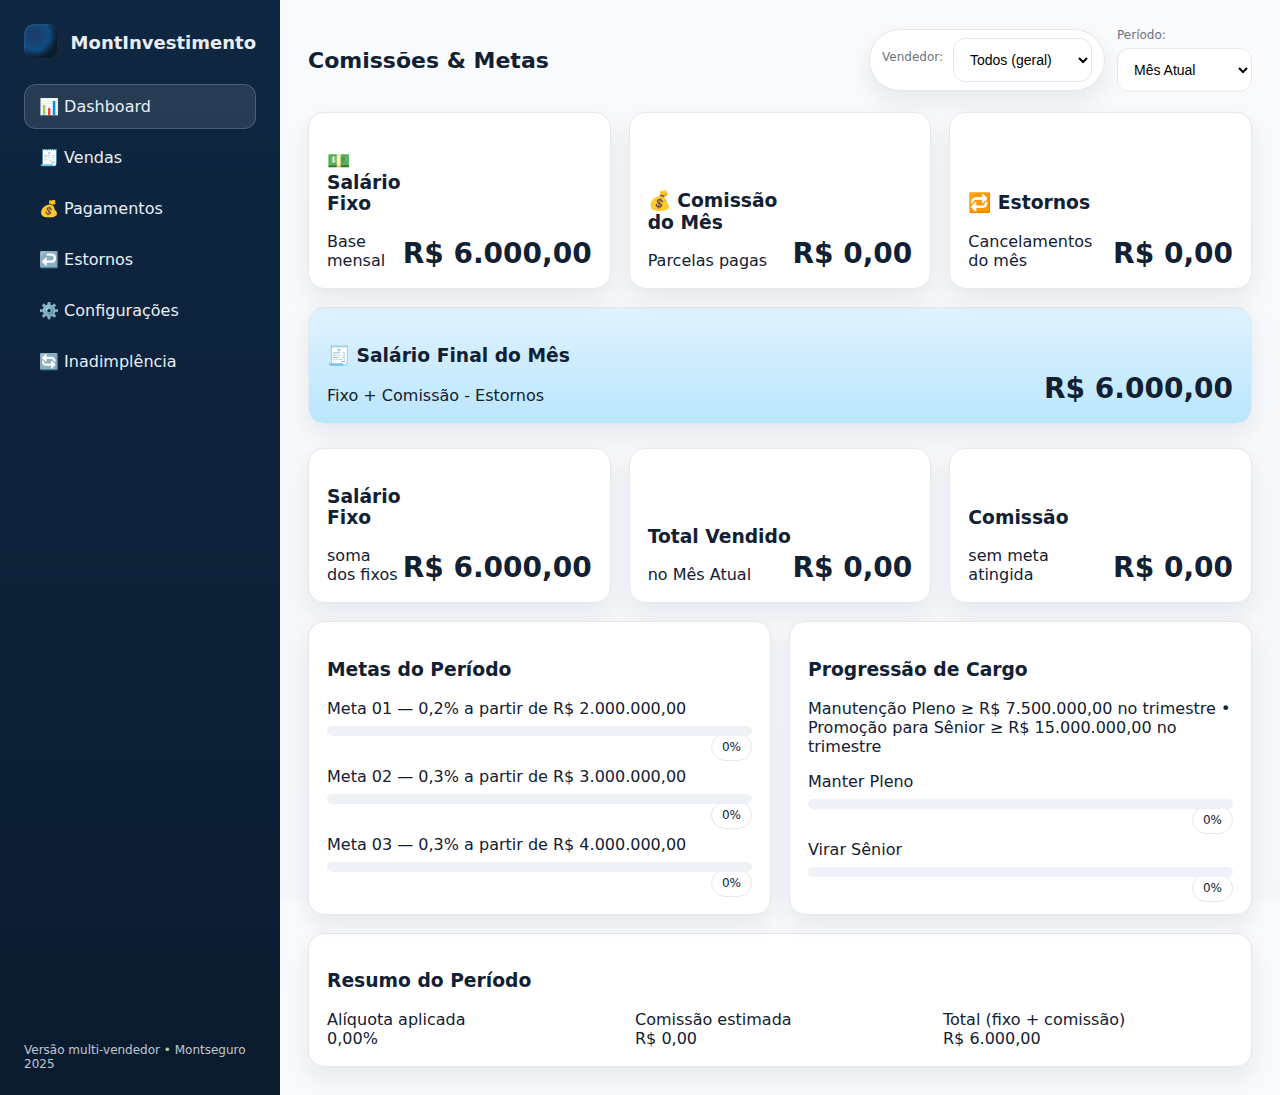
<file: index.html>
<!DOCTYPE html>
<html lang="pt-BR">
<head>
  <meta charset="UTF-8" />
  <meta name="viewport" content="width=device-width, initial-scale=1" />
  <title>MontInvestimento • Dashboard de Comissões</title>
  <link rel="stylesheet" href="style.css">
</head>
<body>
  <div class="app">
    <aside class="sidebar">
      <div class="brand">
        <div class="logo"></div>
        <h1>MontInvestimento</h1>
      </div>
      <nav>
        <div class="nav-btn active" data-view="dashboard">📊 Dashboard</div>
        <div class="nav-btn" data-view="vendas">🧾 Vendas</div>
        <div class="nav-btn" data-view="pagamentos">💰 Pagamentos</div>
        <div class="nav-btn" data-view="estornos">↩️ Estornos</div>
        <div class="nav-btn" data-view="config">⚙️ Configurações</div>
        <div class="nav-btn" data-view="inadimplencia">🔄 Inadimplência</div>
      </nav>
      <div class="nav-foot">Versão multi-vendedor • Montseguro 2025</div>
    </aside>

    <main class="main">
      <div class="topbar">
        <div class="title">Comissões & Metas</div>
        <div style="display:flex; gap:12px; align-items:center; flex-wrap:wrap;">
          <div class="pill">
            <label for="filtro-vendedor">Vendedor:</label>
            <select id="filtro-vendedor"></select>
          </div>
          <div class="header-filters" style="display: flex; align-items: center; gap: 15px;">
            <div class="filter-group">
              <label for="periodo">Período:</label>
              <select id="periodo">
                <option value="mensal">Mês Atual</option>
                <option value="personalizado">Personalizado</option> 
              </select>
            </div>
          </div>

        <div id="custom-range" style="display: flex; align-items: center; gap: 10px;">
            <div class="filter-group">
                <label for="data-inicio">Início:</label>
                <input type="date" id="data-inicio" value="">
            </div>
            <div class="filter-group" style="margin-left: 10px;">
                <label for="data-fim">Fim:</label>
                <input type="date" id="data-fim" value="">
            </div>
            <button id="btn-buscar-kpi" class="btn-aplicar">
                  Buscar
            </button>
        </div>
        </div>
      </div>

      <div class="grid cols-3" style="margin-bottom:18px">
        <div class="card kpi">
          <div><h3>💵 Salário Fixo</h3><div class="muted">Base mensal</div></div>
          <div class="value" id="salario-fixo">R$ 6.000,00</div>
        </div>
        <div class="card kpi">
          <div><h3>💰 Comissão do Mês</h3><div class="muted">Parcelas pagas</div></div>
          <div class="value" id="comissao-mes">R$ 0,00</div>
        </div>
        <div class="card kpi">
          <div><h3>🔁 Estornos</h3><div class="muted">Cancelamentos do mês</div></div>
          <div class="value" id="estornos-mes">R$ 0,00</div>
        </div>
      </div>

      <div class="card kpi" style="background:linear-gradient(180deg,#e0f2fe,#bae6fd);margin-bottom:24px">
        <div><h3>🧾 Salário Final do Mês</h3><div class="muted">Fixo + Comissão - Estornos</div></div>
        <div class="value" id="salario-final">R$ 6.000,00</div>
      </div>

      <section id="view-dashboard" class="view">
        <div class="grid cols-3">
          <div class="card kpi">
            <div>
              <h3>Salário Fixo</h3>
              <div class="muted" id="kpi-legenda-fixo">base mensal</div>
            </div>
            <div class="value" id="kpi-fixo">R$ 6.000,00</div>
          </div>
          <div class="card kpi">
            <div>
              <h3>Total Vendido</h3>
              <div class="muted" id="kpi-legenda-vendas">no mês atual</div>
            </div>
            <div class="value" id="kpi-vendas">R$ 0,00</div>
          </div>
          <div class="card kpi">
            <div>
              <h3>Comissão</h3>
              <div class="muted" id="kpi-legenda-comissao">alíquota dinâmica</div>
            </div>
            <div class="value" id="kpi-comissao">R$ 0,00</div>
          </div>
        </div>

        <div class="grid cols-2" style="margin-top:18px">
          <div class="card">
            <h3>Metas do Período</h3>
            <div class="row">
              <div>
                <div class="muted">Meta 01 — 0,2% a partir de R$ 2.000.000,00</div>
                <div class="progress" style="margin-top:8px"><span id="bar-m1" style="width:0%"></span></div>
              </div>
              <div style="text-align:right"><span class="tag" id="tag-m1">0%</span></div>
            </div>
            <div class="row" style="margin-top:12px">
              <div>
                <div class="muted">Meta 02 — 0,3% a partir de R$ 3.000.000,00</div>
                <div class="progress" style="margin-top:8px"><span id="bar-m2" style="width:0%"></span></div>
              </div>
              <div style="text-align:right"><span class="tag" id="tag-m2">0%</span></div>
            </div>
            <div class="row" style="margin-top:12px">
              <div>
                <div class="muted">Meta 03 — 0,3% a partir de R$ 4.000.000,00</div>
                <div class="progress" style="margin-top:8px"><span id="bar-m3" style="width:0%"></span></div>
              </div>
              <div style="text-align:right"><span class="tag" id="tag-m3">0%</span></div>
            </div>
          </div>

          <div class="card">
            <h3>Progressão de Cargo</h3>
            <p class="muted">Manutenção Pleno ≥ R$ 7.500.000,00 no trimestre • Promoção para Sênior ≥ R$ 15.000.000,00 no trimestre</p>
            <div class="row" style="margin-top:10px">
              <div>
                <div class="muted">Manter Pleno</div>
                <div class="progress" style="margin-top:8px"><span id="bar-pleno" style="width:0%"></span></div>
              </div>
              <div style="text-align:right"><span class="tag" id="tag-pleno">0%</span></div>
            </div>
            <div class="row" style="margin-top:12px">
              <div>
                <div class="muted">Virar Sênior</div>
                <div class="progress" style="margin-top:8px"><span id="bar-senior" style="width:0%"></span></div>
              </div>
              <div style="text-align:right"><span class="tag" id="tag-senior">0%</span></div>
            </div>
          </div>
        </div>

        <div class="card" style="margin-top:18px">
          <h3>Resumo do Período</h3>
          <div class="grid cols-3">
            <div>
              <div class="muted">Alíquota aplicada</div>
              <div class="value" id="aliquota">0,00%</div>
            </div>
            <div>
              <div class="muted">Comissão estimada</div>
              <div class="value" id="comissao">R$ 0,00</div>
            </div>
            <div>
              <div class="muted">Total (fixo + comissão)</div>
              <div class="value" id="total">R$ 6.000,00</div>
            </div>
          </div>
        </div>
      </section>

      <section id="view-vendas" class="view" style="display:none">
        <div class="card">
          <h3>Adicionar Venda</h3>
          <div class="row-3">
            <div>
              <label>Cliente</label>
              <input id="cliente" placeholder="Ex.: ACME Ltda" />
            </div>
            <div>
              <label>Valor do contrato (R$)</label>
              <input id="valor" type="number" min="0" step="0.01" placeholder="0,00" />
            </div>
          </div>

          <div class="row" style="margin-top:12px">
            <div>
              <label>Data (1ª parcela do cliente)</label>
              <input id="data" type="date" />
            </div>
          <div style="margin-top:12px; display:flex; gap:10px; flex-wrap:wrap">
            <button class="btn primary" id="btn-add">Adicionar</button>
            <button class="btn ghost" id="btn-sample">Carregar exemplo</button>
            <button class="btn ghost" id="btn-limpar">Limpar vendas</button>
          </div>
        </div>
        <div class="card" style="margin-top:18px">
          <h3>Vendas do período</h3>
          <table id="tabela-vendas">
    <thead>
    </thead>
            <tbody id="tbody-vendas">
            </tbody>
          </table>
          <div class="footnote">Obs.: A comissão de cada venda é paga em <b>6 parcelas mensais</b> no dia 10.</div>
        </div>
      </section>
      <section id="view-pagamentos" class="view" style="display:none">
        <div class="card">
          <h3>Resumo de Pagamentos</h3>
          <div class="grid cols-3">
            <div><div class="muted">Pagos</div><div class="value" id="pg-pagos">R$ 0,00</div></div>
            <div><div class="muted">Agendados</div><div class="value" id="pg-agendados">R$ 0,00</div></div>
          </div>
          <div class="grid cols-3" style="margin-top:12px">
            <div><div class="muted">Estornos</div><div class="value" id="pg-estornos">R$ 0,00</div></div>
            <div><div class="muted">Líquido</div><div class="value" id="pg-liquido">R$ 0,00</div></div>
            <div><div class="muted">Próximo ciclo</div><div class="value" id="pg-proximo">—</div></div>
          </div>
        </div>
        <div class="card" style="margin-top:18px">
          <div class="filter-group" style="display: flex; justify-content: space-between; align-items: center;">
          <h3>Cronograma de Comissões</h3>
            <div id="custom-date-fields" style="display: flex; align-items: center; gap: 15px;">
                
                <label for="data-inicio-cronograma">Início:</label>
                <input type="date" id="data-inicio-cronograma" />
                
                <label for="data-fim-cronograma">Fim:</label>
                <input type="date" id="data-fim-cronograma" />
                
                <button id="aplicar-filtro-cronograma">Aplicar</button>
                
            </div>
          </div>
          <table>
            <thead>
              <tr>
                <th>Cliente</th>
                <th>Mês ref.</th>
                <th>Status</th>
                <th>Valor</th>
              </tr>
            </thead>
            <tbody id="tbody-pagamentos"></tbody>
          </table>
        </div>
      </section>
      <section id="view-estornos" class="view" style="display:none">
        <div class="card">
          <h3>Política de Estorno</h3>
          <p class="muted">Cancelamento com menos de 5 parcelas pagas gera estorno das comissões já pagas, mês a mês. Se o cliente pagou 5+, não há estorno e a 6ª é paga normalmente.</p>
        </div>
        <div class="card" style="margin-top:18px">
          <h3>Estornos Automáticos</h3>
          <table>
            <thead>
              <div id="estorno-actions-container" style="margin-top: 20px; padding: 10px; border: 1px solid #ccc;">
              </div>
            </thead>
            <tbody id="tbody-estornos"></tbody>
          </table>
          <div class="kpi" style="margin-top:12px">
            <div class="muted">Total de Estornos</div>
            <div class="value" id="estorno-total">R$ 0,00</div>
          </div>
        </div>
      </section>
      <section id="view-inadimplencia" class="view" style="display: none;">
    <div class="card">
        <h2>🔄 Gerenciar Inadimplentes e Recuperação</h2>

        <div class="filter-group">
            <label for="select-inadimplente">Cliente Inadimplente:</label>
            <select id="select-inadimplente"></select>
        </div>

        <div id="recuperacao-campos" style="display: none; margin-top: 15px; align-items: flex-end; gap: 15px;">
            <div class="filter-group">
                <label for="data-recuperacao">Data de Retorno ao Pagamento:</label>
                <input type="date" id="data-recuperacao" />
            </div>

            <button id="btn-remarcar-pagamentos" class="btn-aplicar">
                Remarcar Pagamentos
            </button>
        </div>
        <p id="info-inadimplencia" style="margin-top: 10px; color: #dc3545;"></p>
    </div>
</section>

      <section id="view-config" class="view" style="display:none">
        <div class="card">
          <h3>Parâmetros Gerais</h3>
          <div class="row-3">
            <div>
              <label>Salário fixo (R$/mês)</label>
              <input id="cfg-fixo" type="number" min="0" step="0.01" value="6000" />
            </div>
            <div>
              <label>Meta 01 (R$)</label>
              <input id="cfg-m1" type="number" min="0" step="1000" value="2000000" />
            </div>
            <div>
              <label>Aliq. Meta 01 (%)</label>
              <input id="cfg-a1" type="number" min="0" step="0.01" value="0.2" />
            </div>
          </div>

          <div class="row-3" style="margin-top:12px">
            <div>
              <label>Meta 02 (R$)</label>
              <input id="cfg-m2" type="number" min="0" step="1000" value="3000000" />
            </div>
            <div>
              <label>Aliq. Meta 02 (%)</label>
              <input id="cfg-a2" type="number" min="0" step="0.01" value="0.3" />
            </div>
            <div>
              <label>Meta 03 (R$)</label>
              <input id="cfg-m3" type="number" min="0" step="1000" value="4000000" />
            </div>
          </div>

          <div class="row-3" style="margin-top:12px">
            <div>
              <label>Aliq. Meta 03 (%)</label>
              <input id="cfg-a3" type="number" min="0" step="0.01" value="0.3" />
            </div>
            <div>
              <label>Trimestre: Manter Pleno (R$)</label>
              <input id="cfg-pleno" type="number" min="0" step="1000" value="7500000" />
            </div>
            <div>
              <label>Trimestre: Virar Sênior (R$)</label>
              <input id="cfg-senior" type="number" min="0" step="1000" value="15000000" />
            </div>
          </div>

          <div style="margin-top:12px; display:flex; gap:10px; flex-wrap:wrap">
            <button class="btn primary" id="btn-salvar">Salvar</button>
            <button class="btn ghost" id="btn-resetar">Resetar padrões</button>
          </div>
        </div>

        <div class="card" style="margin-top:18px">
          <h3>Perfis de Vendedores</h3>
          <p class="muted">Cada vendedor tem vendas, metas e estornos próprios. Escolha o vendedor ativo para atualizar os dados exibidos no dashboard.</p>

          <div class="row">
            <div>
              <label>Selecionar vendedor ativo</label>
              <select id="select-vendedor"></select>
            </div>
            <div>
              <label>Nome do novo vendedor</label>
              <input id="novo-vendedor" type="text" placeholder="Ex.: João Silva" />
            </div>
          </div>

          <div style="margin-top:12px; display:flex; gap:10px; flex-wrap:wrap">
            <button class="btn primary" id="btn-add-vendedor">Criar vendedor</button>
            <button class="btn gold" id="btn-ativar-vendedor">Ativar selecionado</button>
            <button class="btn ghost" id="btn-remover-vendedor">Excluir selecionado</button>
          </div>

          <div class="footnote" style="margin-top:8px">
            • Ao ativar um vendedor, o dashboard mostrará apenas suas vendas, comissões e estornos.  
            • O vendedor <b>Angelo</b> (Pleno) é criado automaticamente como perfil padrão.
          </div>
        </div>
    </main>
  </div>
<script src="script.js"></script>
</body>
</html>
</file>
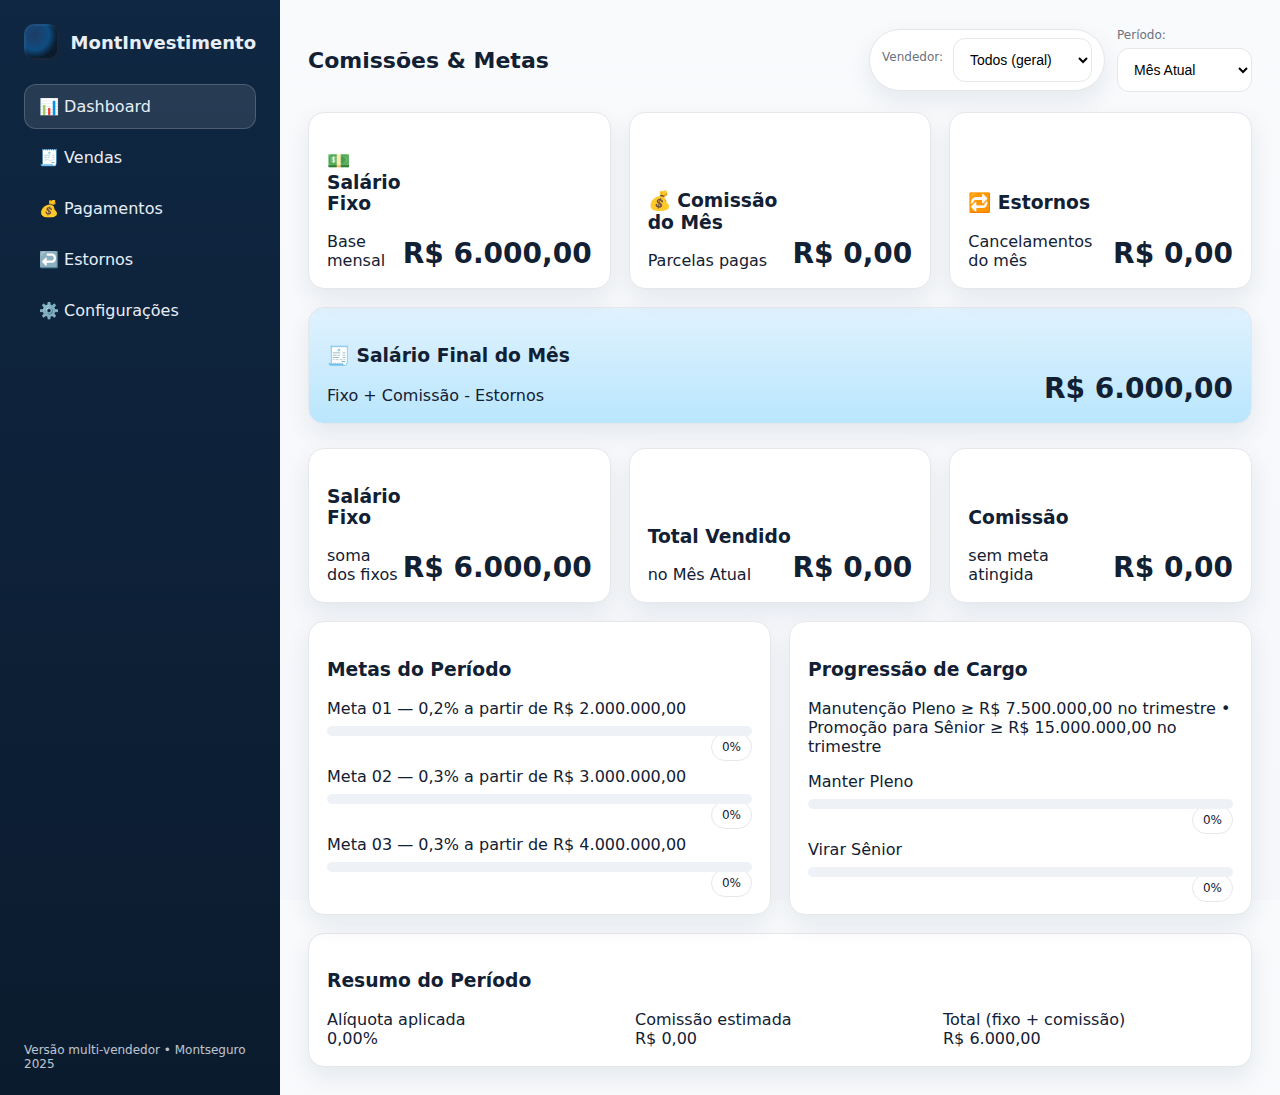
<file: teste.html>
<!-- === PARTE 1/4 — Cabeçalho e estrutura base === -->
<!DOCTYPE html>
<html lang="pt-BR">
<head>
  <meta charset="UTF-8" />
  <meta name="viewport" content="width=device-width, initial-scale=1" />
  <title>MontInvestimento • Dashboard de Comissões</title>
  <style>
    :root {
      --ms-navy: #0f2742;
      --ms-blue: #0f4c81;
      --ms-gold: #c6a224;
      --ms-ink: #122033;
      --ms-muted: #6b7280;
      --ms-bg: #f5f7fb;
      --ms-card: #ffffff;
      --ms-border: #e5e7eb;
      --radius: 16px;
      --shadow: 0 10px 25px rgba(15, 39, 66, .08);
    }
    * { box-sizing: border-box; }
    html, body { height: 100%; margin: 0; }
    body {
      font-family: Inter, system-ui, -apple-system, Segoe UI, Roboto, Helvetica, Arial;
      color: var(--ms-ink);
      background: linear-gradient(180deg, #f8fafc 0%, var(--ms-bg) 100%);
    }

    .app { display: grid; grid-template-columns: 280px 1fr; min-height: 100vh; }
    @media (max-width: 980px) { .app { grid-template-columns: 1fr; } }

    /* Sidebar */
    .sidebar {
      background: linear-gradient(180deg, var(--ms-navy) 0%, #0b1b2e 100%);
      color: #e8eef7;
      padding: 24px;
      display: flex;
      flex-direction: column;
      gap: 18px;
    }
    .brand { display: flex; align-items: center; gap: 12px; }
    .logo {
      width: 36px; height: 36px; border-radius: 10px;
      background: radial-gradient(65% 65% at 30% 30%, #1e3b63 0%, var(--ms-blue) 65%, #0b1b2e 100%);
      box-shadow: inset 0 0 0 2px rgba(255,255,255,.05);
    }
    .brand h1 { font-size: 18px; margin: 0; font-weight: 700; }

    nav { display: flex; flex-direction: column; gap: 6px; margin-top: 6px; }
    .nav-btn {
      display: flex; align-items: center; gap: 10px;
      padding: 12px 14px; border-radius: 12px;
      cursor: pointer; border: 1px solid transparent; transition: .2s;
    }
    .nav-btn:hover { background: rgba(255,255,255,.06); border-color: rgba(255,255,255,.08); }
    .nav-btn.active { background: rgba(255,255,255,.10); border-color: rgba(255,255,255,.18); }

    .nav-foot { margin-top: auto; font-size: 12px; opacity: .8; }

    /* Main area */
    .main { padding: 28px; }
    .topbar {
      display: flex; flex-wrap: wrap; gap: 16px;
      align-items: center; justify-content: space-between;
      margin-bottom: 20px;
    }
    .title { font-size: 22px; font-weight: 800; }

    .pill {
      display: inline-flex; align-items: center; gap: 10px;
      padding: 8px 12px; border-radius: 999px;
      background: var(--ms-card); border: 1px solid var(--ms-border);
      box-shadow: var(--shadow);
    }

    /* Grid & Cards */
    .grid { display: grid; gap: 18px; }
    .grid.cols-3 { grid-template-columns: repeat(3, minmax(0,1fr)); }
    .grid.cols-2 { grid-template-columns: repeat(2, minmax(0,1fr)); }
    @media (max-width: 1180px) { .grid.cols-3 { grid-template-columns: repeat(2, minmax(0,1fr)); } }
    @media (max-width: 780px) { .grid.cols-3, .grid.cols-2 { grid-template-columns: 1fr; } }

    .card {
      background: var(--ms-card);
      border: 1px solid var(--ms-border);
      border-radius: var(--radius);
      padding: 18px;
      box-shadow: var(--shadow);
    }

    .kpi { display: flex; align-items: flex-end; justify-content: space-between; }
    .kpi .value { font-size: 28px; font-weight: 800; }

    /* Forms */
    label { display: block; font-size: 12px; color: var(--ms-muted); margin-bottom: 6px; }
    input, select {
      width: 100%; padding: 12px;
      border-radius: 12px; border: 1px solid var(--ms-border);
      background: #fff; font-size: 14px; outline: none;
    }
    input:focus, select:focus { border-color: #c7d2fe; box-shadow: 0 0 0 3px rgba(99,102,241,.12); }

    .btn {
      appearance: none; border: none; border-radius: 12px;
      padding: 12px 14px; font-weight: 700; cursor: pointer;
    }
    .btn.primary {
      background: linear-gradient(180deg, var(--ms-blue), #0b2f52);
      color: white; box-shadow: 0 8px 18px rgba(15,76,129,.28);
    }
    .btn.ghost { background: #fff; border: 1px solid var(--ms-border); }
    .btn.gold {
      background: linear-gradient(180deg, #f1d98a, var(--ms-gold));
      color: #1a1a1a; box-shadow: 0 8px 18px rgba(198,162,36,.25);
    }

    /* Progress bars */
    .progress { height: 10px; width: 100%; background: #eef2f7; border-radius: 999px; position: relative; overflow: hidden; }
    .progress > span { position: absolute; top: 0; left: 0; height: 100%; border-radius: 999px; background: linear-gradient(90deg, var(--ms-blue), #1f7fd1); }

    /* Tables */
    table { width: 100%; border-collapse: separate; border-spacing: 0 10px; }
    thead th {
      font-size: 12px; text-transform: uppercase;
      letter-spacing: .08em; color: var(--ms-muted);
      text-align: left; padding: 0 12px;
    }
    tbody td {
      background: #fff; border: 1px solid var(--ms-border);
      padding: 12px; vertical-align: middle;
    }
    tbody td:first-child { border-top-left-radius: 12px; border-bottom-left-radius: 12px; }
    tbody td:last-child { border-top-right-radius: 12px; border-bottom-right-radius: 12px; }

    .tag {
      font-size: 12px; padding: 6px 10px;
      border-radius: 999px; border: 1px solid var(--ms-border);
      background: #fff;
    }
    .tag.green { border-color: #cce3d1; background: #ecfdf5; }
    .tag.amber { border-color: #f6e7bf; background: #fffbea; }
    .tag.red { border-color: #f5c2c7; background: #fff1f2; }
    .tag.gray { border-color: #e5e7eb; background: #f9fafb; }

    .footnote { font-size: 12px; color: var(--ms-muted); }
  </style>
</head>
<body>
  <div class="app">
    <aside class="sidebar">
      <div class="brand">
        <div class="logo"></div>
        <h1>MontInvestimento</h1>
      </div>
      <nav>
        <div class="nav-btn active" data-view="dashboard">📊 Dashboard</div>
        <div class="nav-btn" data-view="vendas">🧾 Vendas</div>
        <div class="nav-btn" data-view="pagamentos">💰 Pagamentos</div>
        <div class="nav-btn" data-view="estornos">↩️ Estornos</div>
        <div class="nav-btn" data-view="config">⚙️ Configurações</div>
      </nav>
      <div class="nav-foot">Versão multi-vendedor • Montseguro 2025</div>
    </aside>

    <main class="main">
      <div class="topbar">
        <div class="title">Comissões & Metas</div>
        <div style="display:flex; gap:12px; align-items:center; flex-wrap:wrap;">
          <div class="pill">
            <label for="filtro-vendedor">Vendedor:</label>
            <select id="filtro-vendedor"></select>
          </div>
          <div class="header-filters">
    <div class="filter-group">
        <label for="periodo">Período:</label>
        <select id="periodo">
            <option value="mensal">Mês Atual</option>
            <option value="personalizado">Personalizado</option> </select>
    </div>
</div>

<div id="custom-range" style="display: none; margin-top: 10px;">
    <div class="filter-group">
        <label for="data-inicio">Início:</label>
        <input type="date" id="data-inicio" value="">
    </div>
    <div class="filter-group" style="margin-left: 10px;">
        <label for="data-fim">Fim:</label>
        <input type="date" id="data-fim" value="">
    </div>
</div>
        </div>
      </div>

      <!-- === PARTE 2/4 — Seções principais do painel === -->

      <!-- === PAINEL FINANCEIRO (CABEÇALHO DE KPIs) === -->
      <div class="grid cols-3" style="margin-bottom:18px">
        <div class="card kpi">
          <div><h3>💵 Salário Fixo</h3><div class="muted">Base mensal</div></div>
          <div class="value" id="salario-fixo">R$ 6.000,00</div>
        </div>
        <div class="card kpi">
          <div><h3>💰 Comissão do Mês</h3><div class="muted">Parcelas pagas</div></div>
          <div class="value" id="comissao-mes">R$ 0,00</div>
        </div>
        <div class="card kpi">
          <div><h3>🔁 Estornos</h3><div class="muted">Cancelamentos do mês</div></div>
          <div class="value" id="estornos-mes">R$ 0,00</div>
        </div>
      </div>

      <div class="card kpi" style="background:linear-gradient(180deg,#e0f2fe,#bae6fd);margin-bottom:24px">
        <div><h3>🧾 Salário Final do Mês</h3><div class="muted">Fixo + Comissão - Estornos</div></div>
        <div class="value" id="salario-final">R$ 6.000,00</div>
      </div>

      <!-- ===== DASHBOARD ===== -->
      <section id="view-dashboard" class="view">
        <div class="grid cols-3">
          <div class="card kpi">
            <div>
              <h3>Salário Fixo</h3>
              <div class="muted" id="kpi-legenda-fixo">base mensal</div>
            </div>
            <div class="value" id="kpi-fixo">R$ 6.000,00</div>
          </div>
          <div class="card kpi">
            <div>
              <h3>Total Vendido</h3>
              <div class="muted" id="kpi-legenda-vendas">no mês atual</div>
            </div>
            <div class="value" id="kpi-vendas">R$ 0,00</div>
          </div>
          <div class="card kpi">
            <div>
              <h3>Comissão</h3>
              <div class="muted" id="kpi-legenda-comissao">alíquota dinâmica</div>
            </div>
            <div class="value" id="kpi-comissao">R$ 0,00</div>
          </div>
        </div>

        <div class="grid cols-2" style="margin-top:18px">
          <div class="card">
            <h3>Metas do Período</h3>
            <div class="row">
              <div>
                <div class="muted">Meta 01 — 0,2% a partir de R$ 2.000.000,00</div>
                <div class="progress" style="margin-top:8px"><span id="bar-m1" style="width:0%"></span></div>
              </div>
              <div style="text-align:right"><span class="tag" id="tag-m1">0%</span></div>
            </div>
            <div class="row" style="margin-top:12px">
              <div>
                <div class="muted">Meta 02 — 0,3% a partir de R$ 3.000.000,00</div>
                <div class="progress" style="margin-top:8px"><span id="bar-m2" style="width:0%"></span></div>
              </div>
              <div style="text-align:right"><span class="tag" id="tag-m2">0%</span></div>
            </div>
            <div class="row" style="margin-top:12px">
              <div>
                <div class="muted">Meta 03 — 0,3% a partir de R$ 4.000.000,00</div>
                <div class="progress" style="margin-top:8px"><span id="bar-m3" style="width:0%"></span></div>
              </div>
              <div style="text-align:right"><span class="tag" id="tag-m3">0%</span></div>
            </div>
          </div>

          <div class="card">
            <h3>Progressão de Cargo</h3>
            <p class="muted">Manutenção Pleno ≥ R$ 7.500.000,00 no trimestre • Promoção para Sênior ≥ R$ 15.000.000,00 no trimestre</p>
            <div class="row" style="margin-top:10px">
              <div>
                <div class="muted">Manter Pleno</div>
                <div class="progress" style="margin-top:8px"><span id="bar-pleno" style="width:0%"></span></div>
              </div>
              <div style="text-align:right"><span class="tag" id="tag-pleno">0%</span></div>
            </div>
            <div class="row" style="margin-top:12px">
              <div>
                <div class="muted">Virar Sênior</div>
                <div class="progress" style="margin-top:8px"><span id="bar-senior" style="width:0%"></span></div>
              </div>
              <div style="text-align:right"><span class="tag" id="tag-senior">0%</span></div>
            </div>
          </div>
        </div>

        <div class="card" style="margin-top:18px">
          <h3>Resumo do Período</h3>
          <div class="grid cols-3">
            <div>
              <div class="muted">Alíquota aplicada</div>
              <div class="value" id="aliquota">0,00%</div>
            </div>
            <div>
              <div class="muted">Comissão estimada</div>
              <div class="value" id="comissao">R$ 0,00</div>
            </div>
            <div>
              <div class="muted">Total (fixo + comissão)</div>
              <div class="value" id="total">R$ 6.000,00</div>
            </div>
          </div>
        </div>
      </section>

      <!-- ===== VENDAS ===== -->
      <section id="view-vendas" class="view" style="display:none">
        <div class="card">
          <h3>Adicionar Venda</h3>
          <div class="row-3">
            <div>
              <label>Cliente</label>
              <input id="cliente" placeholder="Ex.: ACME Ltda" />
            </div>
            <div>
              <label>Valor do contrato (R$)</label>
              <input id="valor" type="number" min="0" step="0.01" placeholder="0,00" />
            </div>
          </div>

          <div class="row" style="margin-top:12px">
            <div>
              <label>Data (1ª parcela do cliente)</label>
              <input id="data" type="date" />
            </div>
          <div style="margin-top:12px; display:flex; gap:10px; flex-wrap:wrap">
            <button class="btn primary" id="btn-add">Adicionar</button>
            <button class="btn ghost" id="btn-sample">Carregar exemplo</button>
            <button class="btn ghost" id="btn-limpar">Limpar vendas</button>
          </div>
        </div>

        <div class="card" style="margin-top:18px">
          <h3>Vendas do período</h3>
          <table id="tabela-vendas">
    <thead>
        <tr>
            <th>Cliente</th> 
            <th>Data</th>    
            <th>Valor</th>   
            <th>Status</th>  
            <th style="text-align:right">Ação</th> </tr>
    </thead>
    <tbody id="tbody-vendas">
    </tbody>
</table>
          <div class="footnote">Obs.: A comissão de cada venda é paga em <b>6 parcelas mensais</b> no dia 10.</div>
        </div>
      </section>

      <!-- ===== PAGAMENTOS ===== -->
      <section id="view-pagamentos" class="view" style="display:none">
        <div class="card">
          <h3>Resumo de Pagamentos</h3>
          <div class="grid cols-3">
            <div><div class="muted">Pagos</div><div class="value" id="pg-pagos">R$ 0,00</div></div>
            <div><div class="muted">Agendados</div><div class="value" id="pg-agendados">R$ 0,00</div></div>
          </div>

          <div class="grid cols-3" style="margin-top:12px">
            <div><div class="muted">Estornos</div><div class="value" id="pg-estornos">R$ 0,00</div></div>
            <div><div class="muted">Líquido</div><div class="value" id="pg-liquido">R$ 0,00</div></div>
            <div><div class="muted">Próximo ciclo</div><div class="value" id="pg-proximo">—</div></div>
          </div>
        </div>

        <div class="card" style="margin-top:18px">
          <div class="filter-group" style="display: flex; justify-content: space-between; align-items: center;">
            <h3>Cronograma de Comissões</h3>
            
            <div style="display: flex; align-items: center; gap: 10px;">
                <label for="filtro-cronograma">Visualizar Mês:</label>
                <select id="filtro-cronograma">
                </select>
            </div>
          </div>
          <table>
            <thead>
              <tr>
                <th>Cliente</th>
                <th>Mês ref.</th>
                <th>Status</th>
                <th>Valor</th>
              </tr>
            </thead>
            <tbody id="tbody-pagamentos"></tbody>
          </table>
        </div>
      </section>

      <!-- ===== ESTORNOS ===== -->
      <section id="view-estornos" class="view" style="display:none">
        <div class="card">
          <h3>Política de Estorno</h3>
          <p class="muted">Cancelamento com menos de 5 parcelas pagas gera estorno das comissões já pagas, mês a mês. Se o cliente pagou 5+, não há estorno e a 6ª é paga normalmente.</p>
        </div>

        <div class="card" style="margin-top:18px">
          <h3>Estornos Automáticos</h3>
          <table>
            <thead>
              <div id="estorno-actions-container" style="margin-top: 20px; padding: 10px; border: 1px solid #ccc;">
  </div>
              <tr>
                <<th>Cliente</th>
        <th>Data Cancelamento</th>
        <th>Data Estorno (Previsão)</th>
        <th>Status / Venda</th> <th style="text-align:right">Valor</th>
              </tr>
            </thead>
            <tbody id="tbody-estornos"></tbody>
          </table>
          <div class="kpi" style="margin-top:12px">
            <div class="muted">Total de Estornos</div>
            <div class="value" id="estorno-total">R$ 0,00</div>
          </div>
        </div>
      </section>

      <!-- === PARTE 3/4 — Configuração e gerenciamento de vendedores === -->

      <!-- ===== CONFIGURAÇÕES ===== -->
      <section id="view-config" class="view" style="display:none">
        <div class="card">
          <h3>Parâmetros Gerais</h3>
          <div class="row-3">
            <div>
              <label>Salário fixo (R$/mês)</label>
              <input id="cfg-fixo" type="number" min="0" step="0.01" value="6000" />
            </div>
            <div>
              <label>Meta 01 (R$)</label>
              <input id="cfg-m1" type="number" min="0" step="1000" value="2000000" />
            </div>
            <div>
              <label>Aliq. Meta 01 (%)</label>
              <input id="cfg-a1" type="number" min="0" step="0.01" value="0.2" />
            </div>
          </div>

          <div class="row-3" style="margin-top:12px">
            <div>
              <label>Meta 02 (R$)</label>
              <input id="cfg-m2" type="number" min="0" step="1000" value="3000000" />
            </div>
            <div>
              <label>Aliq. Meta 02 (%)</label>
              <input id="cfg-a2" type="number" min="0" step="0.01" value="0.3" />
            </div>
            <div>
              <label>Meta 03 (R$)</label>
              <input id="cfg-m3" type="number" min="0" step="1000" value="4000000" />
            </div>
          </div>

          <div class="row-3" style="margin-top:12px">
            <div>
              <label>Aliq. Meta 03 (%)</label>
              <input id="cfg-a3" type="number" min="0" step="0.01" value="0.3" />
            </div>
            <div>
              <label>Trimestre: Manter Pleno (R$)</label>
              <input id="cfg-pleno" type="number" min="0" step="1000" value="7500000" />
            </div>
            <div>
              <label>Trimestre: Virar Sênior (R$)</label>
              <input id="cfg-senior" type="number" min="0" step="1000" value="15000000" />
            </div>
          </div>

          <div style="margin-top:12px; display:flex; gap:10px; flex-wrap:wrap">
            <button class="btn primary" id="btn-salvar">Salvar</button>
            <button class="btn ghost" id="btn-resetar">Resetar padrões</button>
          </div>
        </div>

        <!-- NOVO BLOCO: GERENCIAMENTO DE VENDEDORES -->
        <div class="card" style="margin-top:18px">
          <h3>Perfis de Vendedores</h3>
          <p class="muted">Cada vendedor tem vendas, metas e estornos próprios. Escolha o vendedor ativo para atualizar os dados exibidos no dashboard.</p>

          <div class="row">
            <div>
              <label>Selecionar vendedor ativo</label>
              <select id="select-vendedor"></select>
            </div>
            <div>
              <label>Nome do novo vendedor</label>
              <input id="novo-vendedor" type="text" placeholder="Ex.: João Silva" />
            </div>
          </div>

          <div style="margin-top:12px; display:flex; gap:10px; flex-wrap:wrap">
            <button class="btn primary" id="btn-add-vendedor">Criar vendedor</button>
            <button class="btn gold" id="btn-ativar-vendedor">Ativar selecionado</button>
            <button class="btn ghost" id="btn-remover-vendedor">Excluir selecionado</button>
          </div>

          <div class="footnote" style="margin-top:8px">
            • Ao ativar um vendedor, o dashboard mostrará apenas suas vendas, comissões e estornos.  
            • O vendedor <b>Angelo</b> (Pleno) é criado automaticamente como perfil padrão.
          </div>
        </div>
      </section>

      <!-- FIM DAS SEÇÕES PRINCIPAIS -->
    </main>
  </div>

  <!-- Script vem na parte 4 -->

  <!-- === PARTE 4/4 — Script completo (multi-vendedor + período + estornos) === -->
<script>
const fmtBRL = v => (Number(v)||0).toLocaleString('pt-BR', {style:'currency', currency:'BRL'});
const pct = v => `${(v*100).toFixed(2).replace('.',',')}%`;
const parseISO = s => s ? new Date(s + 'T00:00:00') : null;
const DIA_PAGAMENTO = 10;

const structuredClone = (obj) => JSON.parse(JSON.stringify(obj)); 

const baseCfg = {
  fixo: 6000,
  metas: [
    { alvo: 2000000, aliq: 0.002 }, 
    { alvo: 3000000, aliq: 0.003 }, 
    { alvo: 4000000, aliq: 0.003 }, 
  ],
  pleno: 7500000,
  senior: 15000000,
};

const STORAGE_KEY = 'ms-multi-vendedores-2025';

const state = {
  vendedores: [],
  ativo: null,       
  periodo: 'mensal', 
  dataInicio: null, 
  dataFim: null,
  filtroCronograma: null, 
};

function save() {
  localStorage.setItem(STORAGE_KEY, JSON.stringify(state));
}

function load() {
  const raw = localStorage.getItem(STORAGE_KEY);
  if (!raw) {
    const angelo = {
      id: crypto.randomUUID(),
      nome: 'Angelo',
      nivel: 'Pleno',
      cfg: structuredClone(baseCfg),
      vendas: []
    };
    state.vendedores = [angelo];
    state.ativo = angelo.id;
    state.periodo = 'mensal';
    
    const hoje = new Date();
    state.filtroCronograma = `${hoje.getFullYear()}-${hoje.getMonth()}`; 
    
    state.dataInicio = null;
    state.dataFim = null;
    
    save();
    return;
  }
  try {
    const s = JSON.parse(raw);
    if (!Array.isArray(s.vendedores) || !s.vendedores.length) {
      const angelo = {
        id: crypto.randomUUID(),
        nome: 'Angelo',
        nivel: 'Pleno',
        cfg: structuredClone(baseCfg),
        vendas: []
      };
      state.vendedores = [angelo];
      state.ativo = angelo.id;
      state.periodo = 'mensal';
    } else {
      Object.assign(state, s);
    }
    
    if (!state.filtroCronograma) {
      const hoje = new Date();
      state.filtroCronograma = `${hoje.getFullYear()}-${hoje.getMonth()}`;
    }
    if (state.periodo === 'trimestral') state.periodo = 'mensal';
    if (state.dataInicio === undefined) state.dataInicio = null;
    if (state.dataFim === undefined) state.dataFim = null;
    
  } catch(e) {
    console.error(e);
  }
}

const byId = id => state.vendedores.find(v => v.id === id) || null;

function getScopeFromUI() {
  const sel = document.getElementById('filtro-vendedor');
  return sel?.value || 'todos';
}

function getScopeVendas(scope) {
  if (scope === 'todos') {
    return state.vendedores.flatMap(v => v.vendas.map(x => ({...x, _owner:v.id})));
  }
  const vend = byId(scope);
  return vend ? vend.vendas.map(x => ({...x, _owner: vend.id})) : [];
}

function getPeriodoInterval() {
  const hoje = new Date();
  
  const fimPadrao = new Date(hoje.getFullYear(), hoje.getMonth(), hoje.getDate() + 1, 0, 0, 0, 0); 

  if (state.periodo === 'personalizado' && state.dataInicio && state.dataFim) {
    const inicio = parseISO(state.dataInicio);
    const fimPersonalizado = new Date(parseISO(state.dataFim));
    fimPersonalizado.setDate(fimPersonalizado.getDate() + 1);
    
    if(inicio && fimPersonalizado){
      return { inicio, fim: fimPersonalizado };
    }
  } 
  
  const inicio = new Date(hoje.getFullYear(), hoje.getMonth(), 1, 0, 0, 0, 0);
  return { inicio, fim: fimPadrao };
}

function filtrarVendasPorPeriodo(vendas) {
  const { inicio, fim } = getPeriodoInterval();
  if (!inicio || !fim) return vendas; 
  
  // Filtra apenas vendas ATIVAS OU CANCELADAS dentro do período da DATA DA VENDA
  return vendas.filter(v => {
    const d = parseISO(v.data);
    // Vendas canceladas SÃO SEMPRE exibidas na tabela principal. 
    // Vendas ativas são filtradas pelo período.
    if (v.status === 'cancelado') return true; 

    return d && d >= inicio && d <= fim;
  });
}

function totalVendido(vendas) {
  return vendas.reduce((acc, v) => acc + Number(v.valor||0), 0);
}

function aliquotaAplicavel(total, metas) {
  let aliq = 0;
  if (total >= metas[2].alvo) aliq = metas[2].aliq; 
  else if (total >= metas[1].alvo) aliq = metas[1].aliq;
  else if (total >= metas[0].alvo) aliq = metas[0].aliq;
  return aliq;
}

function dataComissaoParcela(venda, i){
  const start = parseISO(venda.data) || new Date();
  const d = new Date(start);
  d.setMonth(d.getMonth() + i);
  d.setDate(DIA_PAGAMENTO);
  return d;
}

function expectedClientePagasAte(venda, refDate){
  const start = parseISO(venda.data) || new Date();
  const vencDia = start.getDate();
  let count = 0;
  for(let k=0; k<venda.parcelas; k++){
    const due = new Date(start);
    due.setMonth(due.getMonth() + k);
    due.setDate(vencDia);
    if(due <= refDate) count++;
  }
  return count;
}

function cronogramaComissaoVenda(venda, comissaoVenda){
  const today = new Date();
  const cancelAt = venda.status === 'cancelado' && venda.cancelamento ? parseISO(venda.cancelamento) : null;
  const pagasCliente = Number(venda.pagas||0);
  const parcelas = [];

  for(let i=1;i<=6;i++){
    const when = dataComissaoParcela(venda, i);
    let status = 'agendado';

    if(cancelAt){
      if(when >= cancelAt){
        // Após o cancelamento, só paga se tiver pagado 5 ou mais parcelas.
        status = (pagasCliente >= 5) ? 'agendado' : 'cancelado';
        // Se já passou a data da comissão e o cliente pagou >= 5, marca como pago
        if (status === 'agendado' && when <= today) status = 'pago'; 
      } else {
        // Antes do cancelamento, verifica o status real (pago, inadimplente ou agendado)
        if(when <= today){
          const esperadas = expectedClientePagasAte(venda, when);
          const inadimplente = (pagasCliente < Math.min(esperadas, venda.parcelas));
          status = (inadimplente && pagasCliente < 5) ? 'inadimplente' : 'pago'; 
        } else {
          status = 'agendado';
        }
      }
    } else {
      // Se não está cancelado, segue a regra normal (baseada na data de hoje e pagasCliente)
      if(when <= today){
        const esperadas = expectedClientePagasAte(venda, when);
        const inadimplente = (pagasCliente < Math.min(esperadas, venda.parcelas));
        
        if(inadimplente && pagasCliente < 5){
          status = 'inadimplente'; 
        } else {
          status = 'pago'; 
        }
      } else {
        status = 'agendado';
      }
    }

    let statusFinal = status;
    // Aplica o status manual (se existir)
    if (venda.cronograma_manual && venda.cronograma_manual[i-1]) {
      statusFinal = venda.cronograma_manual[i-1];
      if (statusFinal === 'suspenso') statusFinal = 'inadimplente';
    }

    parcelas.push({ data: when, status: statusFinal, valor: comissaoVenda/6 });
  }
  return parcelas;
}

function gerarEstornosPosCancelamento(venda, cronograma){
  const estornos = [];
  if(venda.status !== 'cancelado' || !venda.cancelamento) return estornos;

  const pagasCliente = Number(venda.pagas||0);
  if(pagasCliente >= 5) return estornos;

  const cancelAt = parseISO(venda.cancelamento);
  // Pega as parcelas que foram PAGAS ao vendedor ANTES da data de cancelamento
  const pagasAntes = cronograma.filter(p => p.status === 'pago' && p.data < cancelAt);
  
  // Se o vendedor recebeu comissão antes do cancelamento, gera estorno
  if(pagasAntes.length === 0) return estornos;

  // Data do primeiro estorno (próximo dia 10 após o cancelamento)
  const start = new Date(cancelAt);
  if(start.getDate() > DIA_PAGAMENTO){ start.setMonth(start.getMonth()+1); }
  start.setDate(DIA_PAGAMENTO);

  // Gera um estorno para cada parcela de comissão que foi paga (pagasAntes)
  for(let i=0;i<pagasAntes.length;i++){
    const d = new Date(start);
    d.setMonth(d.getMonth()+i);
    estornos.push({ data: d, status: 'estorno', valor: pagasAntes[0].valor, cliente: venda.cliente, dataVenda: venda.data });
  }
  return estornos;
}

function getComissaoPagaCount(vendaVisual) {
    const vendOwner = byId(vendaVisual._owner);
    if (!vendOwner) return 0;
    
    const vendaReal = vendOwner.vendas.find(v => 
        v.cliente === vendaVisual.cliente && 
        v.data === vendaVisual.data && 
        v.valor === vendaVisual.valor
    );

    if (!vendaReal) return 0;

    // A comissão é uma porcentagem do valor total. O valor aqui não importa, apenas o status.
    const comissaoDeReferencia = 1; 

    if (vendaReal.cronograma_manual && Array.isArray(vendaReal.cronograma_manual)) {
        return vendaReal.cronograma_manual.filter(status => status === 'pago').length;
    }

    const cronogramaAuto = cronogramaComissaoVenda(vendaReal, comissaoDeReferencia); 
    return cronogramaAuto.filter(p => p.status === 'pago').length;
}


function handleVendaStatusChange(vendasEscopo, visualIdx, status, cancelamento, novasPagas) {
  const vendaVisual = vendasEscopo[visualIdx];
  if (!vendaVisual) return;

  const vendOwner = byId(vendaVisual._owner);
  if (!vendOwner) return null;
  
  const vendaReal = vendOwner.vendas.find(v => 
    v.cliente === vendaVisual.cliente && 
    v.data === vendaVisual.data && 
    v.valor === vendaVisual.valor
  );
  
  if (!vendaReal) return;

  vendaReal.status = status;
  
  if (status === 'cancelado') {
    vendaReal.cancelamento = null; 
    if (cancelamento) {
        // O 'cancelamento' é a data do cancelamento (ISO)
        vendaReal.cancelamento = cancelamento;
    } else {
        const hoje = new Date();
        vendaReal.cancelamento = `${hoje.getFullYear()}-${String(hoje.getMonth()+1).padStart(2,'0')}-${String(hoje.getDate()).padStart(2,'0')}`;
    }
    
    // O valor 'novasPagas' (número de parcelas que o cliente efetivamente pagou) 
    if (novasPagas !== undefined) {
        vendaReal.pagas = Number(novasPagas);
    }
  } else {
    // Se a venda for reativada (não está cancelada)
    vendaReal.cancelamento = null;
  }

  save();
  calcular(getScopeFromUI());
}


function renderEstornoActions(vendasEscopo) {
  const container = document.getElementById('estorno-actions-container'); 
  if(!container) return;
  container.innerHTML = '';

  // Filtra apenas vendas ATIVAS
  const vendasAtivas = vendasEscopo.filter(v => v.status === 'ativo');

  if (vendasAtivas.length === 0) {
    container.innerHTML = '<p>Nenhuma venda ativa para cancelar neste escopo.</p>';
    return;
  }

  const select = document.createElement('select');
  select.id = 'select-venda-cancelar';
  
  const defaultOpt = document.createElement('option');
  defaultOpt.textContent = 'Selecione a venda a cancelar...';
  defaultOpt.value = '';
  select.appendChild(defaultOpt);

  vendasAtivas.forEach((v, visualIdx) => {
    const uniqueValue = `${v._owner}_${v.cliente}_${v.data}_${v.valor}`;
    
    const opt = document.createElement('option');
    opt.value = uniqueValue;
    
    const nomeVendedor = v._owner ? byId(v._owner)?.nome : 'Todos';

    opt.textContent = `${v.cliente} - ${v.data} - ${fmtBRL(v.valor)} (${nomeVendedor})`;
    select.appendChild(opt);
  });

  const inputPagas = document.createElement('input');
  inputPagas.type = 'number';
  inputPagas.placeholder = 'Nº de comissões pagas'; 
  inputPagas.id = 'input-pagas-cancelamento';
  inputPagas.style.marginRight = '10px';
  inputPagas.min = "0";

  const btn = document.createElement('button');
  btn.textContent = 'Aplicar Cancelamento';
  btn.className = 'btn red';
  btn.disabled = true;

  select.onchange = (e) => {
    btn.disabled = !e.target.value;
    inputPagas.value = '';

    if (e.target.value) {
      const value = e.target.value;
      const [ownerId, cliente, data, valorStr] = value.split('_');
      const valor = Number(valorStr);

      const vendaSelecionada = vendasAtivas.find(v => 
          v._owner === ownerId && 
          v.cliente === cliente && 
          v.data === data && 
          Number(v.valor) === valor
      );

      // --- Ponto de recuperação das parcelas pagas (do cronograma) ---
      if (vendaSelecionada) {
          inputPagas.value = getComissaoPagaCount(vendaSelecionada); 
      }
      // ----------------------------------------------
    }
  };

  btn.onclick = () => {
    const value = select.value;
    if (!value) return;

    const [ownerId, cliente, data, valorStr] = value.split('_');
    const valor = Number(valorStr);
    
    const vendaVisual = vendasEscopo.find(v => 
        v._owner === ownerId && 
        v.cliente === cliente && 
        v.data === data && 
        Number(v.valor) === valor
    );

    if (!vendaVisual) return;
    
    // Procura o índice no array completo do escopo
    const realVisualIdx = vendasEscopo.findIndex(v => 
        v._owner === ownerId && 
        v.cliente === cliente && 
        v.data === data && 
        Number(v.valor) === valor
    );
    
    if (realVisualIdx === -1) return;

    // Pega o número de parcelas PAGA PELO CLIENTE 
    const numPagas = Number(inputPagas.value) || 0; 
    
    const motivo = prompt(`Confirmar cancelamento da venda de ${vendaVisual.cliente}?\n\nInforme a DATA DE CANCELAMENTO (formato YYYY-MM-DD):`);
    
    if (motivo !== null) {
        if (!motivo || !motivo.match(/^\d{4}-\d{2}-\d{2}$/)) {
            alert('Formato de data inválido. Use YYYY-MM-DD. O cancelamento será registrado com a data de hoje.');
            handleVendaStatusChange(vendasEscopo, realVisualIdx, 'cancelado', null, numPagas);
        } else {
            handleVendaStatusChange(vendasEscopo, realVisualIdx, 'cancelado', motivo, numPagas);
        }
    }
  };

  const estornoDiv = document.createElement('div');
  estornoDiv.style.display = 'flex';
  estornoDiv.style.alignItems = 'center';
  estornoDiv.style.gap = '10px';

  estornoDiv.appendChild(select);
  estornoDiv.appendChild(inputPagas);
  estornoDiv.appendChild(btn);
  container.appendChild(estornoDiv);
}

function generateMonthOptions() {
  const sel = document.getElementById('filtro-cronograma');
  if (!sel) return;

  sel.innerHTML = '';
  
  const hoje = new Date();
  const mesAtual = hoje.getMonth();
  const anoAtual = hoje.getFullYear();
  
  for (let i = -12; i <= 12; i++) { 
    const d = new Date(anoAtual, mesAtual + i, 1);
    const mes = d.getMonth();
    const ano = d.getFullYear();
    const value = `${ano}-${mes}`; 
    
    const opt = document.createElement('option');
    opt.value = value;
    opt.textContent = d.toLocaleString('pt-BR', { month: 'long', year: 'numeric' });
    sel.appendChild(opt);
  }
  
  sel.value = state.filtroCronograma;
  
  sel.onchange = (e) => {
    state.filtroCronograma = e.target.value;
    save();
    calcular(getScopeFromUI());
  };
}

function renderTopDropdowns() {
  const sel = document.getElementById('filtro-vendedor');
  if (!sel) return;
  const current = sel.value || 'todos';
  sel.innerHTML = '';
  const optAll = document.createElement('option');
  optAll.value = 'todos';
  optAll.textContent = 'Todos (geral)';
  sel.appendChild(optAll);

  state.vendedores.forEach(v => {
    const o = document.createElement('option');
    o.value = v.id;
    o.textContent = `${v.nome} (${v.nivel})`;
    sel.appendChild(o);
  });

  sel.value = current;
  if (!sel.value) sel.value = 'todos';

  const selCfg = document.getElementById('select-vendedor');
  if (selCfg) {
    selCfg.innerHTML = '';
    state.vendedores.forEach(v => {
      const o = document.createElement('option');
      o.value = v.id;
      o.textContent = `${v.nome} (${v.nivel})`;
      selCfg.appendChild(o);
    });
    selCfg.value = state.ativo || (state.vendedores[0]?.id || '');
  }
  
  generateMonthOptions();
}

function renderVendasTable(vendasEscopo) {
  const tbody = document.getElementById('tbody-vendas');
  if(!tbody) return;
  tbody.innerHTML = '';

  // Filtra apenas vendas ATIVAS no período
  const vendasAtivasPeriodo = vendasEscopo.filter(v=>v.status==='ativo');
  // Adiciona todas as vendas CANCELADAS
  const vendasCanceladas = vendasEscopo.filter(v=>v.status==='cancelado');
  // Lista final para exibição
  const vendasParaExibir = [...filtrarVendasPorPeriodo(vendasAtivasPeriodo), ...vendasCanceladas];
  
  vendasParaExibir.forEach((v, idx) => {
    const tr = document.createElement('tr');
    const tag = v.status === 'cancelado' ? `<span class="tag red">CANCELADO ${v.cancelamento ? '('+v.cancelamento+')' : ''}</span>` : '<span class="tag green">Ativo</span>';
    tr.innerHTML = `
      <td>${v.cliente||'-'}</td>
      <td>${v.data||'-'}</td>
      <td><b>${fmtBRL(Number(v.valor||0))}</b></td>
      <td>${tag}</td>
      <td style="text-align:right"><button class="btn gold" data-del="${idx}">Excluir</button></td>
    `;
    tbody.appendChild(tr);
  });

  tbody.querySelectorAll('button[data-del]').forEach((btn, visualIdx) => {
    btn.addEventListener('click', () => {
      const scope = getScopeFromUI();
      if (scope === 'todos') {
        alert('Troque o filtro para um vendedor específico para excluir vendas.');
        return;
      }
      const vend = byId(scope);
      if (!vend) return;
      
      const vendasAtivasPeriodo = vendasEscopo.filter(v=>v.status==='ativo');
      const vendasCanceladas = vendasEscopo.filter(v=>v.status==='cancelado');
      const vendasVisuais = [...filtrarVendasPorPeriodo(vendasAtivasPeriodo), ...vendasCanceladas];
      
      const vendaVisual = vendasVisuais[visualIdx];
      if (!vendaVisual) return;
      
      const idxReal = vend.vendas.findIndex(x =>
        x.cliente===vendaVisual.cliente &&
        x.data===vendaVisual.data &&
        x.valor===vendaVisual.valor 
      );
      if (idxReal>=0) {
        vend.vendas.splice(idxReal,1);
      }
      save();
      calcular(scope);
    });
  });
}

function renderPagamentosEEstornos(scope, metasRef) {
  const tbPay = document.getElementById('tbody-pagamentos');
  const tbEst = document.getElementById('tbody-estornos');
  const lblEPagos = document.getElementById('pg-pagos');
  const lblEInad = document.getElementById('pg-inadimplentes'); 
  const lblEAgend = document.getElementById('pg-agendados');
  const lblECanc = document.getElementById('pg-cancelados');
  const lblEEst = document.getElementById('pg-estornos');
  const lblELiq = document.getElementById('pg-liquido');
  const lblNext = document.getElementById('pg-proximo');
  const lblEstTotal = document.getElementById('estorno-total');

  if (tbPay) tbPay.innerHTML = '';
  if (tbEst) tbEst.innerHTML = '';

  const [anoFiltro, mesFiltro] = state.filtroCronograma.split('-').map(Number);
  
  const vendasEscopo = getScopeVendas(scope);
  const totalVendasDoEscopo = totalVendido(vendasEscopo.filter(v=>v.status!=='cancelado')); // Total vendido para cálculo da alíquota exclui canceladas
  const aliqDoEscopo = aliquotaAplicavel(totalVendasDoEscopo, metasRef);
  const comissaoTotalDoEscopo = totalVendasDoEscopo * aliqDoEscopo;

  let somaPagos = 0, somaInadimplentes = 0, somaAgendados = 0, somaCancelados = 0, somaEstornos = 0;

  const hoje = new Date(); 
  const mesAtual = hoje.getMonth();
  const anoAtual = hoje.getFullYear();

  let comissaoMesKPI = 0; 
  let estornosMesKPI = 0;

  vendasEscopo.forEach((v, vIdx) => {
    let comissaoVenda = 0;
    if (v.status !== 'cancelado') {
        const peso = totalVendasDoEscopo > 0 ? (Number(v.valor || 0) / totalVendasDoEscopo) : 0;
        comissaoVenda = comissaoTotalDoEscopo * peso;
    } else {
        // Para vendas canceladas, usamos uma comissão base para gerar o cronograma
        // e calcular estorno (caso tenha comissão paga antes do cancelamento)
        const comissaoTotalVenda = Number(v.valor || 0) * aliquotaAplicavel(Number(v.valor || 0), metasRef);
        comissaoVenda = comissaoTotalVenda;
    }
    
    const cron = cronogramaComissaoVenda(v, comissaoVenda);
    const est = gerarEstornosPosCancelamento(v, cron);

    cron.forEach(p => {
      const ehMesAtual = p.data.getMonth() === mesAtual && p.data.getFullYear() === anoAtual;
      if (ehMesAtual && (p.status === 'pago' || p.status === 'agendado')) { 
        comissaoMesKPI += p.valor;
      }
    });
    
    est.forEach(ei => {
      const ehMesAtual = ei.data.getMonth() === mesAtual && ei.data.getFullYear() === anoAtual;
      if (ehMesAtual) estornosMesKPI += Math.abs(ei.valor); // CORREÇÃO: usar Math.abs(ei.valor)
    });

    if (tbPay){
      cron.forEach((p, i)=>{
        const ehMesSelecionado = p.data.getMonth() === mesFiltro && p.data.getFullYear() === anoFiltro;

        if (!ehMesSelecionado) {
          return; 
        }

        if(p.status==='pago'){ somaPagos += p.valor; }
        else if(p.status==='inadimplente'){ somaInadimplentes += p.valor; } 
        else if(p.status==='agendado'){ somaAgendados += p.valor; }
        else if(p.status==='cancelado'){ somaCancelados += p.valor; }

        const statusSelect = `
            <select class="status-select" data-venda-idx="${vIdx}" data-parcela-idx="${i}">
                <option value="pago" ${p.status === 'pago' ? 'selected' : ''}>Pago</option>
                <option value="agendado" ${p.status === 'agendado' ? 'selected' : ''}>Agendado</option>
                <option value="inadimplente" ${p.status === 'inadimplente' ? 'selected' : ''}>Inadimplente</option>
                <option value="cancelado" ${p.status === 'cancelado' ? 'selected' : ''}>Cancelado</option>
            </select>
        `;
        const tagClass = p.status === 'cancelado' ? 'tag red' : (p.status === 'inadimplente' ? 'tag amber' : '');

        const tr = document.createElement('tr');
        tr.innerHTML = `
          <td>${v.cliente||'-'}</td>
          <td>${p.data.toLocaleDateString('pt-BR', {month:'2-digit', year:'numeric'})}</td>
          <td>${statusSelect}</td> 
          <td class="valor"><b class="${tagClass}">${fmtBRL(p.valor)}</b></td>
        `;
        tbPay.appendChild(tr);
      });
    }

    if (tbEst && est.length){
      est.forEach(ei=>{
        const ehMesSelecionado = ei.data.getMonth() === mesFiltro && ei.data.getFullYear() === anoFiltro;
        
        if (!ehMesSelecionado) return;
        
        somaEstornos += ei.valor;
        const tr = document.createElement('tr');
        tr.innerHTML = `
          <td>${ei.cliente||v.cliente||'-'}</td>
          <td>${parseISO(v.cancelamento).toLocaleDateString('pt-BR')}</td> 
          <td>${ei.data.toLocaleDateString('pt-BR')}</td> 
          <td>
                <span class="tag red">Estorno</span>
                <span class="tag red" style="margin-left: 5px;">Venda Cancelada</span> 
            </td>
          <td class="valor"><b>-${fmtBRL(ei.valor)}</b></td>
        `;
        tbEst.appendChild(tr);
      });
    }

  });

  const proximo10 = (() => {
    const t = new Date();
    if(t.getDate() > DIA_PAGAMENTO){ t.setMonth(t.getMonth()+1); }
    t.setDate(DIA_PAGAMENTO);
    return t;
  })();

  if(lblEPagos) lblEPagos.textContent = fmtBRL(somaPagos);
  if(lblEInad) lblEInad.textContent = fmtBRL(somaInadimplentes); 
  if(lblEAgend) lblEAgend.textContent = fmtBRL(somaAgendados);
  if(lblECanc) lblECanc.textContent = fmtBRL(somaCancelados);
  if(lblEEst) lblEEst.textContent = fmtBRL(somaEstornos);
  if(lblELiq) lblELiq.textContent = fmtBRL(Math.max(0, somaPagos + somaAgendados - somaEstornos)); 
  if(lblNext) lblNext.textContent = proximo10.toLocaleDateString('pt-BR');
  if(lblEstTotal) lblEstTotal.textContent = fmtBRL(somaEstornos);
  
  document.getElementById('comissao-mes').textContent = fmtBRL(comissaoMesKPI);
  document.getElementById('estornos-mes').textContent = fmtBRL(estornosMesKPI);

  let salarioFixo = 0;
  if (scope === 'todos') salarioFixo = state.vendedores.reduce((acc,v)=>acc+(Number(v.cfg?.fixo)||0),0);
  else salarioFixo = Number(byId(scope)?.cfg?.fixo) || 0;

  const salarioFinal = salarioFixo + comissaoMesKPI - estornosMesKPI;

  document.getElementById('salario-fixo').textContent = fmtBRL(salarioFixo);
  document.getElementById('salario-final').textContent = fmtBRL(salarioFinal);
   
    if (tbPay) {
      tbPay.querySelectorAll('.status-select').forEach(select => {
          select.addEventListener('change', (e) => {
              const novoStatus = e.target.value;
              const parcelaIdx = parseInt(e.target.dataset.parcelaIdx); 
              const visualIdx = parseInt(e.target.dataset.vendaIdx); 
              
              const vendaAfetada = vendasEscopo[visualIdx]; 
              
              if (!vendaAfetada) return;
              
              const vendOwner = byId(vendaAfetada._owner);
              const realIndex = vendOwner.vendas.findIndex(v => v.cliente === vendaAfetada.cliente && v.data === vendaAfetada.data);
              
              if (realIndex >= 0) {
                  const vendaNoState = vendOwner.vendas[realIndex];
                  
                  if (!vendaNoState.cronograma_manual) {
                        // Calcula o cronograma automático para inicializar o manual
                      const cronAuto = cronogramaComissaoVenda(vendaNoState, 1); 
                      vendaNoState.cronograma_manual = cronAuto.map(p => p.status === 'suspenso' ? 'inadimplente' : p.status);
                  }
                  
                  vendaNoState.cronograma_manual[parcelaIdx] = novoStatus;
                  
                  save();
                  calcular(getScopeFromUI());
              }
          });
      });
    }
}

function renderDashboard(scope) {
  const vendasEscopo = getScopeVendas(scope);
  const vendasPeriodo = filtrarVendasPorPeriodo(vendasEscopo); 

  let cfgRef = structuredClone(baseCfg);
  if (scope !== 'todos') {
    const vend = byId(scope);
    if (vend) cfgRef = vend.cfg || structuredClone(baseCfg);
  }

  // KPI de vendas considera apenas vendas ATIVAS
  const total = totalVendido(vendasEscopo.filter(v=>v.status!=='cancelado'));
  const aliq = aliquotaAplicavel(total, cfgRef.metas);
  const comissaoTotal = total * aliq;

  const fixo = (scope==='todos')
    ? state.vendedores.reduce((acc,v)=>acc+(Number(v.cfg?.fixo)||0),0)
    : Number(byId(scope)?.cfg?.fixo) || baseCfg.fixo;

  document.getElementById('kpi-vendas').textContent = fmtBRL(total);
  document.getElementById('kpi-comissao').textContent = fmtBRL(comissaoTotal);
  document.getElementById('kpi-fixo').textContent = fmtBRL(fixo);
  
  let legenda = 'no período atual';
  if (state.periodo === 'mensal') legenda = 'no Mês Atual';
  else if (state.periodo === 'personalizado') legenda = 'no Período Personalizado';
  document.getElementById('kpi-legenda-vendas').textContent = legenda;
  
  document.getElementById('kpi-legenda-comissao').textContent = aliq? `alíquota ${pct(aliq)}`:'sem meta atingida';
  document.getElementById('kpi-legenda-fixo').textContent = scope==='todos' ? 'soma dos fixos' : 'base mensal';

  const metas = cfgRef.metas;
  const bars = ['bar-m1','bar-m2','bar-m3'];
  const tags = ['tag-m1','tag-m2','tag-m3'];
  metas.forEach((m, i) => {
    const perc = m.alvo>0 ? Math.min(100, Math.round((total / m.alvo) * 100)) : 0;
    const bar = document.getElementById(bars[i]);
    const tag = document.getElementById(tags[i]);
    if (bar) bar.style.width = perc + '%';
    if (tag) {
      tag.textContent = perc + '%';
      tag.className = 'tag ' + (perc>=100? 'green': (perc>=50?'amber':'')) || 'tag';
    }
  });

  const ref = total;
  const plenoPerc = cfgRef.pleno>0 ? Math.min(100, Math.round((ref / cfgRef.pleno) * 100)) : 0;
  const seniorPerc = cfgRef.senior>0 ? Math.min(100, Math.round((ref / cfgRef.senior) * 100)) : 0;
  document.getElementById('bar-pleno').style.width = plenoPerc + '%';
  document.getElementById('tag-pleno').textContent = plenoPerc + '%';
  document.getElementById('tag-pleno').className = 'tag ' + (plenoPerc>=100?'green': (plenoPerc>=50?'amber':'')) || 'tag';
  document.getElementById('bar-senior').style.width = seniorPerc + '%';
  document.getElementById('tag-senior').textContent = seniorPerc + '%';
  document.getElementById('tag-senior').className = 'tag ' + (seniorPerc>=100?'green': (seniorPerc>=50?'amber':'')) || 'tag';

  document.getElementById('aliquota').textContent = pct(aliq||0);
  document.getElementById('comissao').textContent = fmtBRL(comissaoTotal);

  const totalFixo = (scope==='todos')
    ? state.vendedores.reduce((acc,v)=>acc+(Number(v.cfg?.fixo)||0),0)
    : Number(byId(scope)?.cfg?.fixo) || 0;
  document.getElementById('total').textContent = fmtBRL(totalFixo + comissaoTotal);

  renderVendasTable(vendasEscopo); 
  renderPagamentosEEstornos(scope, cfgRef.metas);
}

function bindCfgInputsFromActive() {
  const vend = byId(state.ativo);
  const cfg = vend?.cfg || baseCfg;
  const $ = id => document.getElementById(id);

  if ($('cfg-fixo')) $('cfg-fixo').value = cfg.fixo;
  if ($('cfg-m1')) $('cfg-m1').value = cfg.metas[0].alvo;
  if ($('cfg-a1')) $('cfg-a1').value = cfg.metas[0].aliq*100;
  if ($('cfg-m2')) $('cfg-m2').value = cfg.metas[1].alvo;
  if ($('cfg-a2')) $('cfg-a2').value = cfg.metas[1].aliq*100;
  if ($('cfg-m3')) $('cfg-m3').value = cfg.metas[2].alvo;
  if ($('cfg-a3')) $('cfg-a3').value = cfg.metas[2].aliq*100;
  if ($('cfg-pleno')) $('cfg-pleno').value = cfg.pleno;
  if ($('cfg-senior')) $('cfg-senior').value = cfg.senior;

  document.getElementById('salario-fixo').textContent = fmtBRL(cfg.fixo);
  document.getElementById('kpi-fixo').textContent = fmtBRL(cfg.fixo);
}

function saveCfgFromInputs() {
  const vend = byId(state.ativo);
  if (!vend) return;
  const $ = id => Number(document.getElementById(id)?.value || 0);

  vend.cfg.fixo = $('cfg-fixo');
  vend.cfg.metas[0].alvo = $('cfg-m1');
  vend.cfg.metas[0].aliq = $('cfg-a1')/100;
  vend.cfg.metas[1].alvo = $('cfg-m2');
  vend.cfg.metas[1].aliq = $('cfg-a2')/100;
  vend.cfg.metas[2].alvo = $('cfg-m3');
  vend.cfg.metas[2].aliq = $('cfg-a3')/100;
  vend.cfg.pleno = $('cfg-pleno');
  vend.cfg.senior = $('cfg-senior');
  save();
}

function attachUIEvents() {
  document.querySelectorAll('.nav-btn').forEach(btn =>{
    btn.addEventListener('click', ()=>{
      document.querySelectorAll('.nav-btn').forEach(b=>b.classList.remove('active'));
      btn.classList.add('active');
      const view = btn.getAttribute('data-view');
      document.querySelectorAll('.view').forEach(v => v.style.display = 'none');
      document.getElementById('view-'+view).style.display = 'block';
    });
  });

  const periodoSelect = document.getElementById('periodo');
  const customRangeDiv = document.getElementById('custom-range');
  
  const updatePeriodoUI = (p) => {
    const dataInicioInput = document.getElementById('data-inicio');
    const dataFimInput = document.getElementById('data-fim');
    
    if (p === 'personalizado') {
      if(customRangeDiv) customRangeDiv.style.display = 'flex';
      if(dataInicioInput) dataInicioInput.value = state.dataInicio || '';
      if(dataFimInput) dataFimInput.value = state.dataFim || '';
    } else {
      if(customRangeDiv) customRangeDiv.style.display = 'none';
    }
  };
  
  if(periodoSelect) periodoSelect.addEventListener('change', (e)=>{
    state.periodo = e.target.value;
    updatePeriodoUI(state.periodo);
    save();
    calcular(getScopeFromUI());
  });
  
  updatePeriodoUI(state.periodo);
  
  const dataInicioInput = document.getElementById('data-inicio');
  const dataFimInput = document.getElementById('data-fim');
  
  const handleDateChange = () => {
    if (dataInicioInput) state.dataInicio = dataInicioInput.value;
    if (dataFimInput) state.dataFim = dataFimInput.value;
    save();
    if (state.periodo === 'personalizado') {
      calcular(getScopeFromUI());
    }
  };
  
  if(dataInicioInput) dataInicioInput.addEventListener('change', handleDateChange);
  if(dataFimInput) dataFimInput.addEventListener('change', handleDateChange);
  
  document.getElementById('filtro-vendedor').addEventListener('change', (e)=>{
    calcular(e.target.value);
  });

  document.getElementById('btn-add').addEventListener('click', ()=>{
    const vend = byId(state.ativo);
    if (!vend) { alert('Nenhum vendedor ativo. Ative um perfil nas Configurações.'); return; }

    const cliente = document.getElementById('cliente').value.trim();
    const valor = Number(document.getElementById('valor').value || 0);
    const data = document.getElementById('data').value || '';

    if(!valor || valor<=0){ alert('Informe um valor válido.'); return; }
    if(!data){ alert('Informe a data da 1ª parcela do cliente.'); return; }

    vend.vendas.push({cliente, valor, data, status: 'ativo', parcelas: 6, pagas: 0});
    save();
    document.getElementById('valor').value = '';
    document.getElementById('cliente').value = '';
    document.getElementById('data').value = '';
    document.getElementById('filtro-vendedor').value = state.ativo;
    calcular(state.ativo);
  });

  document.getElementById('btn-sample').addEventListener('click', ()=>{
    const vend = byId(state.ativo);
    if (!vend) return;
    vend.vendas = [
      {cliente:'Alpha SA', valor: 1200000, data: '2025-09-05', status:'ativo', parcelas: 6, pagas: 1},
      {cliente:'Delta PJ',  valor: 600000,  data: '2025-06-03', status:'ativo', parcelas: 6, pagas: 3},
      {cliente:'Gamma MEI', valor: 300000, data: '2025-07-20', status:'ativo', parcelas: 6, pagas: 0},
    ];
    save();
    document.getElementById('filtro-vendedor').value = state.ativo;
    calcular(state.ativo);
  });

  document.getElementById('btn-limpar').addEventListener('click', ()=>{
    const vend = byId(state.ativo);
    if(!vend) return;
    if(confirm('Remover todas as vendas do vendedor ativo?')){
      vend.vendas = [];
      save(); calcular(getScopeFromUI());
    }
  });

  document.getElementById('btn-salvar').addEventListener('click', ()=>{
    saveCfgFromInputs();
    bindCfgInputsFromActive();
    calcular(getScopeFromUI());
    alert('Configurações salvas para o vendedor ativo.');
  });

  document.getElementById('btn-resetar').addEventListener('click', ()=>{
    if(!confirm('Voltar aos padrões do vendedor ativo?')) return;
    const vend = byId(state.ativo);
    if (!vend) return;
    vend.cfg = structuredClone(baseCfg);
    save(); bindCfgInputsFromActive(); calcular(getScopeFromUI());
  });

  const btnAddVend = document.getElementById('btn-add-vendedor');
  const btnAtivar = document.getElementById('btn-ativar-vendedor');
  const btnRemover = document.getElementById('btn-remover-vendedor');

  btnAddVend?.addEventListener('click', ()=>{
    const nome = (document.getElementById('novo-vendedor').value || '').trim();
    if(!nome){ alert('Informe o nome do novo vendedor.'); return; }
    const novo = { id: crypto.randomUUID(), nome, nivel:'Pleno', cfg: structuredClone(baseCfg), vendas: [] };
    state.vendedores.push(novo);
    if (!state.ativo) state.ativo = novo.id;
    document.getElementById('novo-vendedor').value = '';
    save();
    renderTopDropdowns();
    bindCfgInputsFromActive();
    calcular(getScopeFromUI());
    alert(`Vendedor "${nome}" criado.`);
  });

  btnAtivar?.addEventListener('click', ()=>{
    const sel = document.getElementById('select-vendedor');
    if(!sel?.value) return;
    state.ativo = sel.value;
    save();
    document.getElementById('filtro-vendedor').value = state.ativo;
    bindCfgInputsFromActive();
    calcular(state.ativo);
  });

  btnRemover?.addEventListener('click', ()=>{
    const sel = document.getElementById('select-vendedor');
    const id = sel?.value;
    if(!id) return;

    if (state.vendedores.length<=1) { alert('Não é possível excluir. Deve existir pelo menos 1 vendedor.'); return; }
    if (id === state.ativo) { alert('Troque o vendedor ativo antes de removê-lo.'); return; }

    const vend = byId(id);
    const nome = vend?.nome || 'Vendedor';
    state.vendedores = state.vendedores.filter(v => v.id !== id);
    save();
    renderTopDropdowns();
    bindCfgInputsFromActive();
    calcular(getScopeFromUI());
    alert(`Vendedor "${nome}" removido.`);
  });
}

function calcular(scopeOverride) {
  const scope = scopeOverride || getScopeFromUI();
  renderTopDropdowns();
  const selCfg = document.getElementById('select-vendedor');
  if (selCfg && selCfg.value !== state.ativo) selCfg.value = state.ativo;
  const selPeriodo = document.getElementById('periodo');
  if (selPeriodo) {
    if (state.periodo === 'trimestral') state.periodo = 'mensal';
    if (selPeriodo.value !== state.periodo) selPeriodo.value = state.periodo;
  }
  
  const customRangeDiv = document.getElementById('custom-range');
  if (customRangeDiv) {
    customRangeDiv.style.display = state.periodo === 'personalizado' ? 'flex' : 'none';
  }

  renderDashboard(scope);
  
  // Chama a função para renderizar a ação de estorno/cancelamento
  const vendasEscopo = getScopeVendas(scope);
  renderEstornoActions(vendasEscopo);
}

load();
renderTopDropdowns();
bindCfgInputsFromActive();
attachUIEvents();
const topSel = document.getElementById('filtro-vendedor');
if (topSel) topSel.value = 'todos';
document.getElementById('periodo').value = state.periodo;
calcular('todos');
</script>
</body>
</html>
</file>
<file: style.css>
:root {
  --ms-navy: #0f2742;
  --ms-blue: #0f4c81;
  --ms-gold: #c6a224;
  --ms-ink: #122033;
  --ms-muted: #6b7280;
  --ms-bg: #f5f7fb;
  --ms-card: #ffffff;
  --ms-border: #e5e7eb;
  --radius: 16px;
  --shadow: 0 10px 25px rgba(15, 39, 66, 0.08);
}
* {
  box-sizing: border-box;
}
html,
body {
  height: 100%;
  margin: 0;
}
body {
  font-family: Inter, system-ui, -apple-system, Segoe UI, Roboto, Helvetica,
    Arial;
  color: var(--ms-ink);
  background: linear-gradient(180deg, #f8fafc 0%, var(--ms-bg) 100%);
}

.app {
  display: grid;
  grid-template-columns: 280px 1fr;
  min-height: 100vh;
}
@media (max-width: 980px) {
  .app {
    grid-template-columns: 1fr;
  }
}

/* Sidebar */
.sidebar {
  background: linear-gradient(180deg, var(--ms-navy) 0%, #0b1b2e 100%);
  color: #e8eef7;
  padding: 24px;
  display: flex;
  flex-direction: column;
  gap: 18px;
}
.brand {
  display: flex;
  align-items: center;
  gap: 12px;
}
.logo {
  width: 36px;
  height: 36px;
  border-radius: 10px;
  background: radial-gradient(
    65% 65% at 30% 30%,
    #1e3b63 0%,
    var(--ms-blue) 65%,
    #0b1b2e 100%
  );
  box-shadow: inset 0 0 0 2px rgba(255, 255, 255, 0.05);
}
.brand h1 {
  font-size: 18px;
  margin: 0;
  font-weight: 700;
}

nav {
  display: flex;
  flex-direction: column;
  gap: 6px;
  margin-top: 6px;
}
.nav-btn {
  display: flex;
  align-items: center;
  gap: 10px;
  padding: 12px 14px;
  border-radius: 12px;
  cursor: pointer;
  border: 1px solid transparent;
  transition: 0.2s;
}
.nav-btn:hover {
  background: rgba(255, 255, 255, 0.06);
  border-color: rgba(255, 255, 255, 0.08);
}
.nav-btn.active {
  background: rgba(255, 255, 255, 0.1);
  border-color: rgba(255, 255, 255, 0.18);
}

.nav-foot {
  margin-top: auto;
  font-size: 12px;
  opacity: 0.8;
}

/* Main area */
.main {
  padding: 28px;
}
.topbar {
  display: flex;
  flex-wrap: wrap;
  gap: 16px;
  align-items: center;
  justify-content: space-between;
  margin-bottom: 20px;
}
.title {
  font-size: 22px;
  font-weight: 800;
}

.pill {
  display: inline-flex;
  align-items: center;
  gap: 10px;
  padding: 8px 12px;
  border-radius: 999px;
  background: var(--ms-card);
  border: 1px solid var(--ms-border);
  box-shadow: var(--shadow);
}

/* Grid & Cards */
.grid {
  display: grid;
  gap: 18px;
}
.grid.cols-3 {
  grid-template-columns: repeat(3, minmax(0, 1fr));
}
.grid.cols-2 {
  grid-template-columns: repeat(2, minmax(0, 1fr));
}
@media (max-width: 1180px) {
  .grid.cols-3 {
    grid-template-columns: repeat(2, minmax(0, 1fr));
  }
}
@media (max-width: 780px) {
  .grid.cols-3,
  .grid.cols-2 {
    grid-template-columns: 1fr;
  }
}

.card {
  background: var(--ms-card);
  border: 1px solid var(--ms-border);
  border-radius: var(--radius);
  padding: 18px;
  box-shadow: var(--shadow);
}

.kpi {
  display: flex;
  align-items: flex-end;
  justify-content: space-between;
}
.kpi .value {
  font-size: 28px;
  font-weight: 800;
}

/* Forms */
label {
  display: block;
  font-size: 12px;
  color: var(--ms-muted);
  margin-bottom: 6px;
}
input,
select {
  width: 100%;
  padding: 12px;
  border-radius: 12px;
  border: 1px solid var(--ms-border);
  background: #fff;
  font-size: 14px;
  outline: none;
}
input:focus,
select:focus {
  border-color: #c7d2fe;
  box-shadow: 0 0 0 3px rgba(99, 102, 241, 0.12);
}

.btn {
  appearance: none;
  border: none;
  border-radius: 12px;
  padding: 12px 14px;
  font-weight: 700;
  cursor: pointer;
}
.btn.primary {
  background: linear-gradient(180deg, var(--ms-blue), #0b2f52);
  color: white;
  box-shadow: 0 8px 18px rgba(15, 76, 129, 0.28);
}
.btn.ghost {
  background: #fff;
  border: 1px solid var(--ms-border);
}
.btn.gold {
  background: linear-gradient(180deg, #f1d98a, var(--ms-gold));
  color: #1a1a1a;
  box-shadow: 0 8px 18px rgba(198, 162, 36, 0.25);
}

/* Progress bars */
.progress {
  height: 10px;
  width: 100%;
  background: #eef2f7;
  border-radius: 999px;
  position: relative;
  overflow: hidden;
}
.progress > span {
  position: absolute;
  top: 0;
  left: 0;
  height: 100%;
  border-radius: 999px;
  background: linear-gradient(90deg, var(--ms-blue), #1f7fd1);
}

/* Tables */
table {
  width: 100%;
  border-collapse: separate;
  border-spacing: 0 10px;
}
thead th {
  font-size: 12px;
  text-transform: uppercase;
  letter-spacing: 0.08em;
  color: var(--ms-muted);
  text-align: left;
  padding: 0 12px;
}
tbody td {
  background: #fff;
  border: 1px solid var(--ms-border);
  padding: 12px;
  vertical-align: middle;
}
tbody td:first-child {
  border-top-left-radius: 12px;
  border-bottom-left-radius: 12px;
}
tbody td:last-child {
  border-top-right-radius: 12px;
  border-bottom-right-radius: 12px;
}

.tag {
  font-size: 12px;
  padding: 6px 10px;
  border-radius: 999px;
  border: 1px solid var(--ms-border);
  background: #fff;
}
.tag.green {
  border-color: #cce3d1;
  background: #ecfdf5;
}
.tag.amber {
  border-color: #f6e7bf;
  background: #fffbea;
}
.tag.red {
  border-color: #f5c2c7;
  background: #fff1f2;
}
.tag.gray {
  border-color: #e5e7eb;
  background: #f9fafb;
}

.footnote {
  font-size: 12px;
  color: var(--ms-muted);
}
</file>
